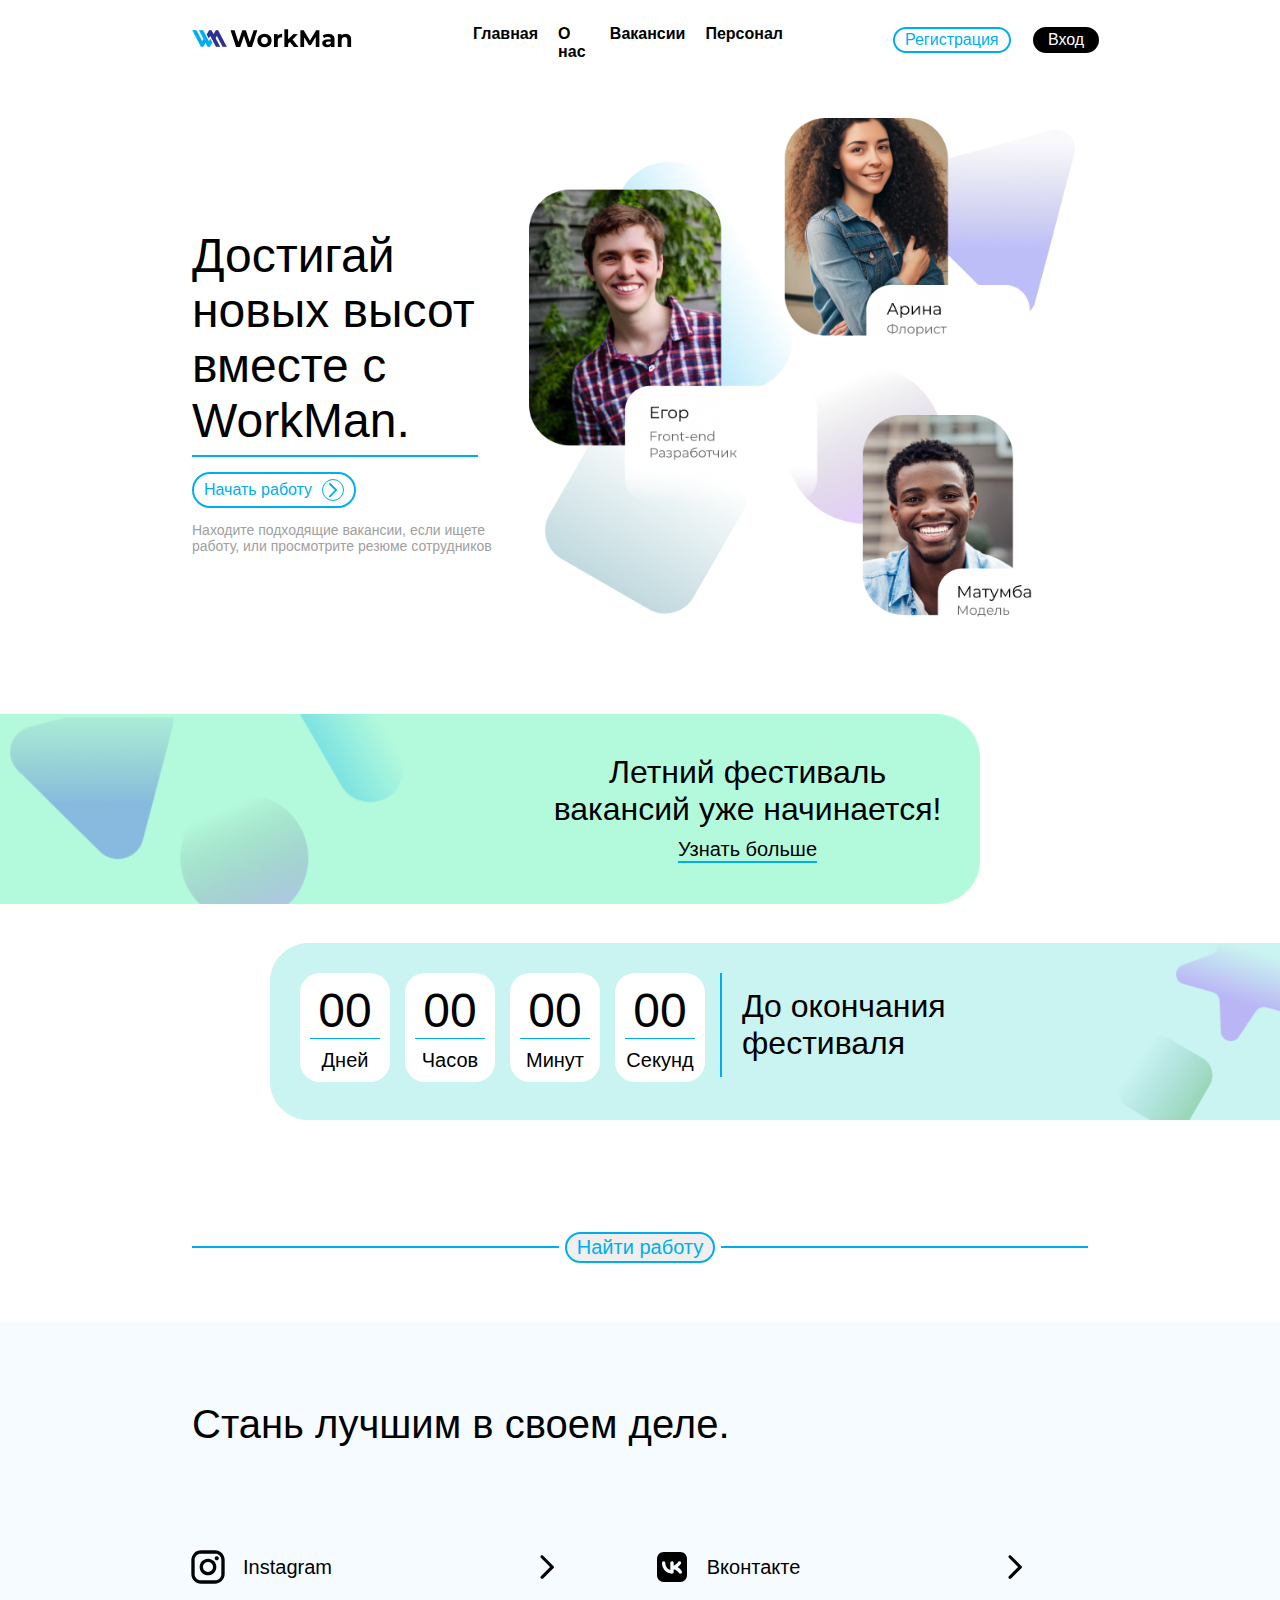
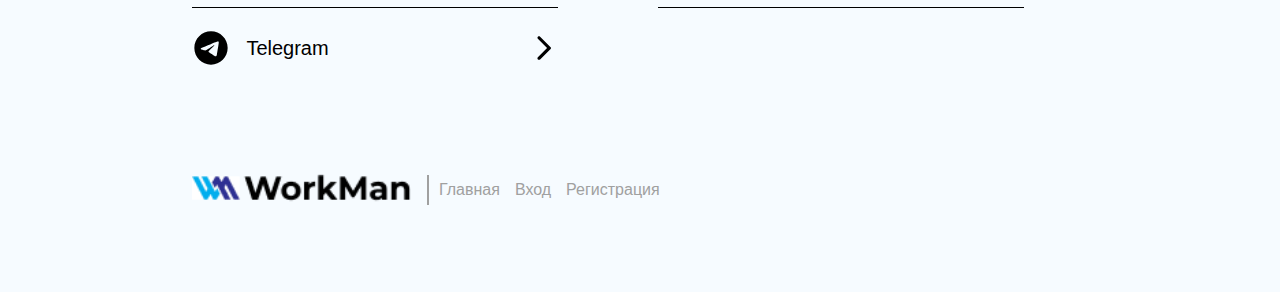
<file: index.html>
<!DOCTYPE html>
<html lang="en">
<head>
    <meta charset="UTF-8">
    <meta http-equiv="X-UA-Compatible" content="IE=edge">
    <meta name="viewport" content="width=device-width, initial-scale=1.0">
    <link rel="stylesheet" href="main.css">
    <title>WorkMan - Главная страница</title>
</head>
<body>
    <header class="horizontal-padding">
        <a href="./index.html">
            <img src="./images/Logo&Icons/Logo-header.png" alt="header-logo">
        </a>
        <div class="header__burger">
            <span></span>
        </div>
        <div class="header-navigation">

            <a href="./index.html">Главная</a>
            <a href="./about.html">О нас</a>
            <a href="./hire.html">Вакансии</a>
            <a href="#">Персонал</a>
    
        </div>
        <div class="header-sign_buttons">

            <div class="button-block">
                <div class="blue-button">
                    <a href="./signup.html">Регистрация</a>
                </div>
            </div>

            <div class="button-block">
                <div class="header-signin_button">
                    <a href="#" id="open_pop_up">Вход</a>
                </div>
            </div>

        </div>
        <div class="pop_up" id="pop_up">
            <div class="pop_up_content">
                <div class="pop_up_body" id="pop_up_body">
                    
                    <form class="general-form" action="">

                        <h4 class="pop-up-title">Авторизация</h4>

                        <div class="general-form_item">
                            <label class="general-label">
                                <span>E-mail</span>
                            </label>
                            <input class="general-form_input" type="email" placeholder="your@email.com">
                        </div>

                        <div class="general-form_item">
                            <label class="general-label">
                                <span>Пароль</span>
                            </label>
                            <input class="general-form_input" type="password" placeholder="Пароль">
                        </div>


                        <div class="blue-button_sidelines">
                            <div class="button-wrapper">
                                <button class="blue-button">Войти</button>
                            </div>
                        </div>
                        
                    </form>
                    <div class="pop_up_close" id="pop_up_close">&#10006</div>
                </div>
            </div>
        </div>

    </header>
    <main>
        <div class="home horizontal-padding">
            <div class="home-tagline">
                <h1>
                    Достигай новых высот вместе с WorkMan.
                </h1>
                <div class="tagline-border-bottom">
                </div>
                <div class="button-block">
                    <div class="home-button_animation">
                        <div class="blue-button">
                            <a href="#" class="home-button_link">Начать работу</a>
                            <a href="#" class="arrow-right_blue"><img src="./images/Logo&Icons/arrow-right_blue.png" alt=""></a>
                        </div>
                    </div>
                </div>
                <div class="home-tagline-description">
                    Находите подходящие вакансии, если ищете работу, или просмотрите резюме сотрудников
                </div>
            </div>
            <div class="home-promo">
                <img src="images/backgrounds/home-promo.png" alt="home-promo">
            </div>
        </div>

        <div class="promo">
            <div class="promo-left">
                <div class="promo-left_content">
                    <h4>
                        Летний фестиваль вакансий
                        уже начинается!
                    </h4>
                    <div class="promo-left_link">
                        <a href="#">
                            Узнать больше
                        </a>
                    </div>
                </div>
            </div>
            <div class="promo-right">
                <div class="promo-right_content">
                    <div class="promo-right_timer">
                        <div class="timer">
                            <div class="timer__block">
                                <span id="days">12</span>
                                <p>Дней</p>
                            </div>
                            <div class="timer__block">
                                <span id="hours">20</span>
                                <p>Часов</p>
                            </div>
                            <div class="timer__block">
                                <span id="minutes">56</span>
                                <p>Минут</p>
                            </div>
                            <div class="timer__block">
                                <span id="seconds">20</span>
                                <p>Секунд</p>
                            </div>
                        </div>
                    </div>
                    <h4>
                        До окончания
                        фестиваля
                    </h4>
                </div>
            </div>
        </div>

        <div class="join_promo-button horizontal-padding">
            <div class="blue-button_sidelines">
                <div class="button-wrapper">
                    <button class="blue-button">
                        <a href="">
                            Найти работу
                        </a>
                    </button>
                </div>
            </div>
        </div>
    </main>
    <footer>
        <div class="footer-content horizontal-padding">
            <h2>
                Стань лучшим в своем деле.
            </h2>
            <div class="footer-main">
                <div class="footer-main_block">
                    <a href="" class="footer-block_line">
                        <div class="footer-line_title">
                            <img src="images/Logo&Icons/inst_logo.svg" alt="inst_logo">
                            Instagram
                        </div>
                        <img src="images/Logo&Icons/arrow-right_black.svg" alt="arrow-right_black">
                    </a>
                    <div class="footer-block_border"></div>
                    <a href=""class="footer-block_line">
                        <div class="footer-line_title">
                            <img src="images/Logo&Icons/tg_logo.svg" alt="tg_logo">
                            Telegram
                        </div>
                        <img src="images/Logo&Icons/arrow-right_black.svg" alt="arrow-right_black">
                    </a>
                </div>
                <div class="footer-main_block">
                    <a href="" class="footer-block_line">
                        <div class="footer-line_title">
                            <img src="images/Logo&Icons/vk_logo.svg" alt="vk_logo">
                            Вконтакте
                        </div>
                        <img src="images/Logo&Icons/arrow-right_black.svg" alt="arrow-right_black">
                    </a>
                    <div class="footer-block_border"></div>
                </div>
            </div>
            <div class="footer-bottom">
                <a href="#">
                    <img src="images/Logo&Icons/Logo-header.png" alt="Logo">
                </a>
                <div class="footer-bottom_nav">
                    <a href="#">Главная</a>
                    <a href="#">Вход</a>
                    <a href="#">Регистрация</a>
                </div>
            </div>
        </div>
    </footer>
    <script src="https://code.jquery.com/jquery-3.4.1.slim.min.js"></script>
    <script src="main.js" defer></script>
</body>
</html>
</file>
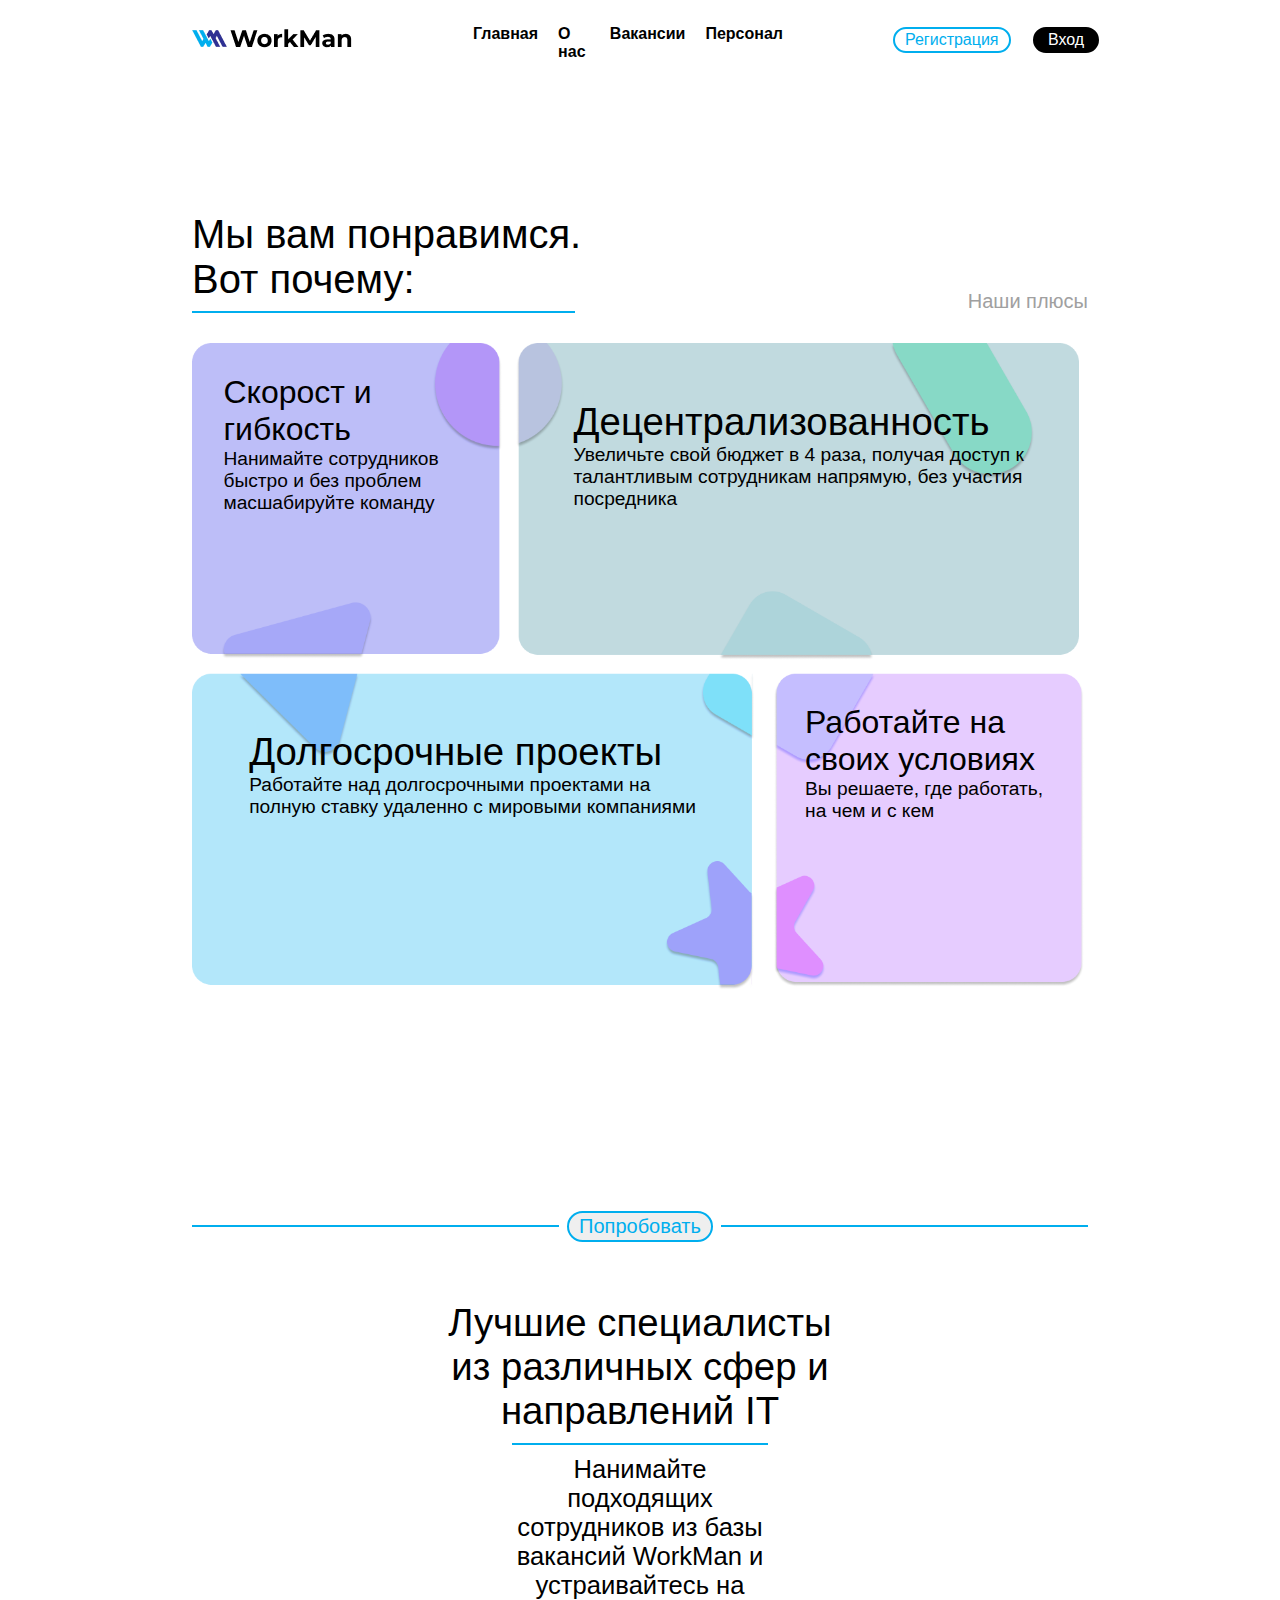
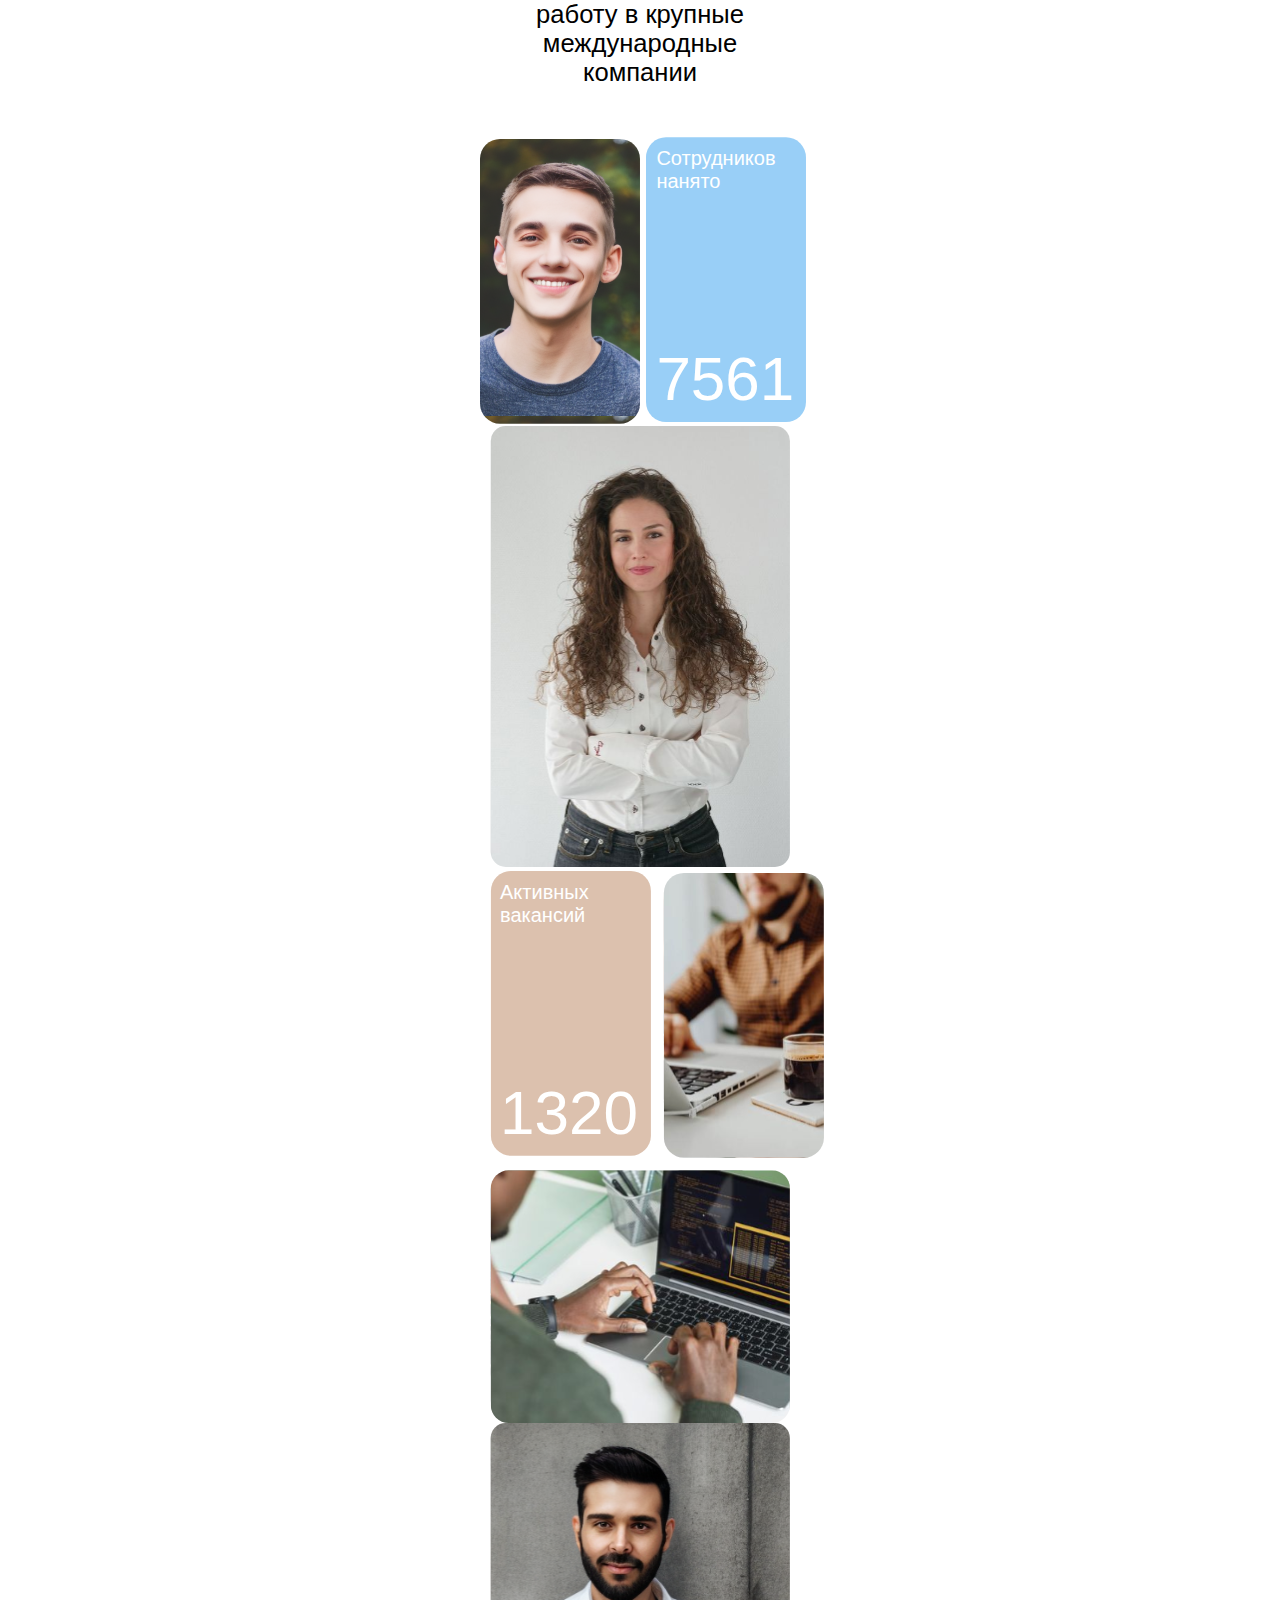
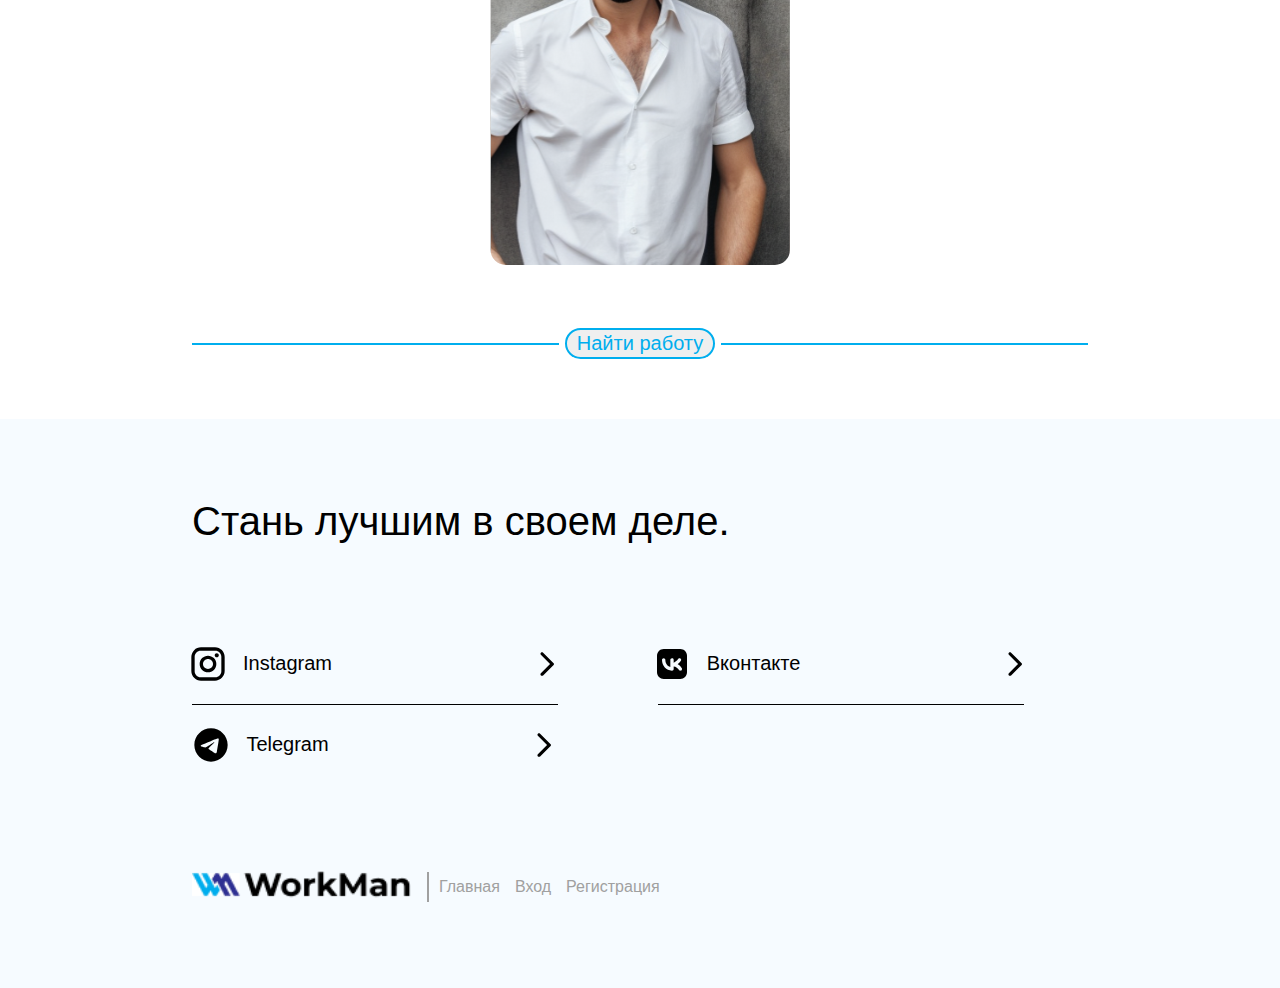
<file: about.html>
<!DOCTYPE html>
<html lang="en">
<head>
    <meta charset="UTF-8">
    <meta http-equiv="X-UA-Compatible" content="IE=edge">
    <meta name="viewport" content="width=device-width, initial-scale=1.0">
    <link rel="stylesheet" href="./main.css">
    <title>WorkMan - Главная страница</title>
</head>
<body>
    <header class="horizontal-padding">
        <a href="./index.html">
            <img src="./images/Logo&Icons/Logo-header.png" alt="header-logo">
        </a>
        <div class="header__burger">
            <span></span>
        </div>
        <div class="header-navigation">

            <a href="./index.html">Главная</a>
            <a href="./about.html">О нас</a>
            <a href="#">Вакансии</a>
            <a href="#">Персонал</a>
    
        </div>
        <div class="header-sign_buttons">

            <div class="button-block">
                <div class="blue-button">
                    <a href="./signup.html">Регистрация</a>
                </div>
            </div>

            <div class="button-block">
                <div class="header-signin_button">
                    <a href="#" id="open_pop_up">Вход</a>
                </div>
            </div>

        </div>
        <div class="pop_up" id="pop_up">
            <div class="pop_up_content">
                <div class="pop_up_body" id="pop_up_body">
                    
                    <form class="general-form" action="">

                        <h4 class="pop-up-title">Авторизация</h4>

                        <div class="general-form_item">
                            <label class="general-label">
                                <span>E-mail</span>
                            </label>
                            <input class="general-form_input" type="email" placeholder="your@email.com">
                        </div>

                        <div class="general-form_item">
                            <label class="general-label">
                                <span>Пароль</span>
                            </label>
                            <input class="general-form_input" type="password" placeholder="Пароль">
                        </div>


                        <div class="blue-button_sidelines">
                            <div class="button-wrapper">
                                <button class="blue-button">Войти</button>
                            </div>
                        </div>
                        
                    </form>
                    <div class="pop_up_close" id="pop_up_close">&#10006</div>
                </div>
            </div>
        </div>

    </header>
    <main>
        <div class="about horizontal-padding">
            <div class="about-title">
                <div class="about-title_main">
                    <h2>Мы вам понравимся. Вот почему:</h2>
                    <div class="tagline-border-bottom"></div>
                </div>
                <div class="about-title_child">
                    Наши плюсы
                </div>
            </div>
            <div class="about-content">
                <div class="about-content_line">
                    <div class="about-content_line-secondary">
                        <div class="about-content_line-secondary-content">
                            <h3>Скорост и гибкость</h3>
                            <p>
                                Нанимайте сотрудников быстро и без проблем масшабируйте команду
                            </p>
                        </div>
                    </div>
                    <div class="about-content_line-main">
                        <div class="about-content_line-main-content">
                            <h3>Децентрализованность</h3>
                            <p>
                                Увеличьте свой бюджет в 4 раза, получая доступ к талантливым сотрудникам напрямую, без участия посредника
                            </p>
                        </div>
                    </div>
                </div>
                <div class="about-content_line">
                    <div class="about-content_line-main main2">
                        <div class="about-content_line-main-content">
                            <h3>Долгосрочные проекты</h3>
                            <p>
                                Работайте над долгосрочными проектами на полную ставку удаленно с мировыми компаниями
                            </p>
                        </div>
                    </div>
                    <div class="about-content_line-secondary secondary2">
                        <div class="about-content_line-secondary-content">
                            <h3>Работайте на своих условиях</h3>
                            <p>
                                Вы решаете, где работать, на чем и с кем
                            </p>
                        </div>
                    </div>
                </div>
            </div>
        </div>
        <div class="join_promo-button horizontal-padding">
            <div class="blue-button_sidelines">
                <div class="button-wrapper">
                    <button class="blue-button">
                        <a href="">
                            Попробовать
                        </a>
                    </button>
                </div>
            </div>
        </div>
        <div class="info horizontal-padding">
            <div class="info-title">
                <h1>
                    Лучшие специалисты из различных сфер и направлений IT
                </h1>
                <p>
                    Нанимайте подходящих сотрудников из базы вакансий WorkMan и устраивайтесь на работу в крупные международные компании
                </p>
            </div>
            <div class="info-main">
                <div class="info-block1">
                    <img src="./images/backgrounds/info1.svg" alt="">
                    <div class="info-block_numbers">
                        <div class="info-block_numbers_absolute">
                            <p>
                                Сотрудников
                                нанято
                            </p>
                            <h1 id="info-numbers">7561</h1>
                        </div>
                        <img src="./images/backgrounds/info2.svg" alt="">
                    </div>
                </div>
                <div class="info-block-big">
                    <img src="./images/backgrounds/info3.svg" alt="">
                </div>
                <div class="info-block2">
                    <div class="info-block2_top">
                        <div class="info-block_numbers">
                            <div class="info-block_numbers_absolute">
                                <p>
                                    Активных
                                    вакансий
                                </p>
                                <h1 id="info-numbers">1320</h1>
                            </div>
                            <img src="./images/backgrounds/info4.svg" alt="">
                        </div>
                        <img src="./images/backgrounds/info5.svg" alt="">
                    </div>
                    <img src="./images/backgrounds/info6.svg" alt="">
                </div>
                <div class="info-block-big">
                    <img src="./images/backgrounds/info7.svg" alt="">
                </div>
            </div>
        </div>
        <div class="join_promo-button horizontal-padding">
            <div class="blue-button_sidelines">
                <div class="button-wrapper">
                    <button class="blue-button">
                        <a href="">
                            Найти работу
                        </a>
                    </button>
                </div>
            </div>
        </div>
    </main>
    <footer>
        <div class="footer-content horizontal-padding">
            <h2>
                Стань лучшим в своем деле.
            </h2>
            <div class="footer-main">
                <div class="footer-main_block">
                    <a href="" class="footer-block_line">
                        <div class="footer-line_title">
                            <img src="images/Logo&Icons/inst_logo.svg" alt="inst_logo">
                            Instagram
                        </div>
                        <img src="images/Logo&Icons/arrow-right_black.svg" alt="arrow-right_black">
                    </a>
                    <div class="footer-block_border"></div>
                    <a href=""class="footer-block_line">
                        <div class="footer-line_title">
                            <img src="images/Logo&Icons/tg_logo.svg" alt="tg_logo">
                            Telegram
                        </div>
                        <img src="images/Logo&Icons/arrow-right_black.svg" alt="arrow-right_black">
                    </a>
                </div>
                <div class="footer-main_block">
                    <a href="" class="footer-block_line">
                        <div class="footer-line_title">
                            <img src="images/Logo&Icons/vk_logo.svg" alt="vk_logo">
                            Вконтакте
                        </div>
                        <img src="images/Logo&Icons/arrow-right_black.svg" alt="arrow-right_black">
                    </a>
                    <div class="footer-block_border"></div>
                </div>
            </div>
            <div class="footer-bottom">
                <a href="#">
                    <img src="images/Logo&Icons/Logo-header.png" alt="Logo">
                </a>
                <div class="footer-bottom_nav">
                    <a href="#">Главная</a>
                    <a href="#">Вход</a>
                    <a href="#">Регистрация</a>
                </div>
            </div>
        </div>
    </footer>
    <script src="https://code.jquery.com/jquery-3.4.1.slim.min.js"></script>
    <script src="./main.js" defer></script>
</body>
</html>
</file>
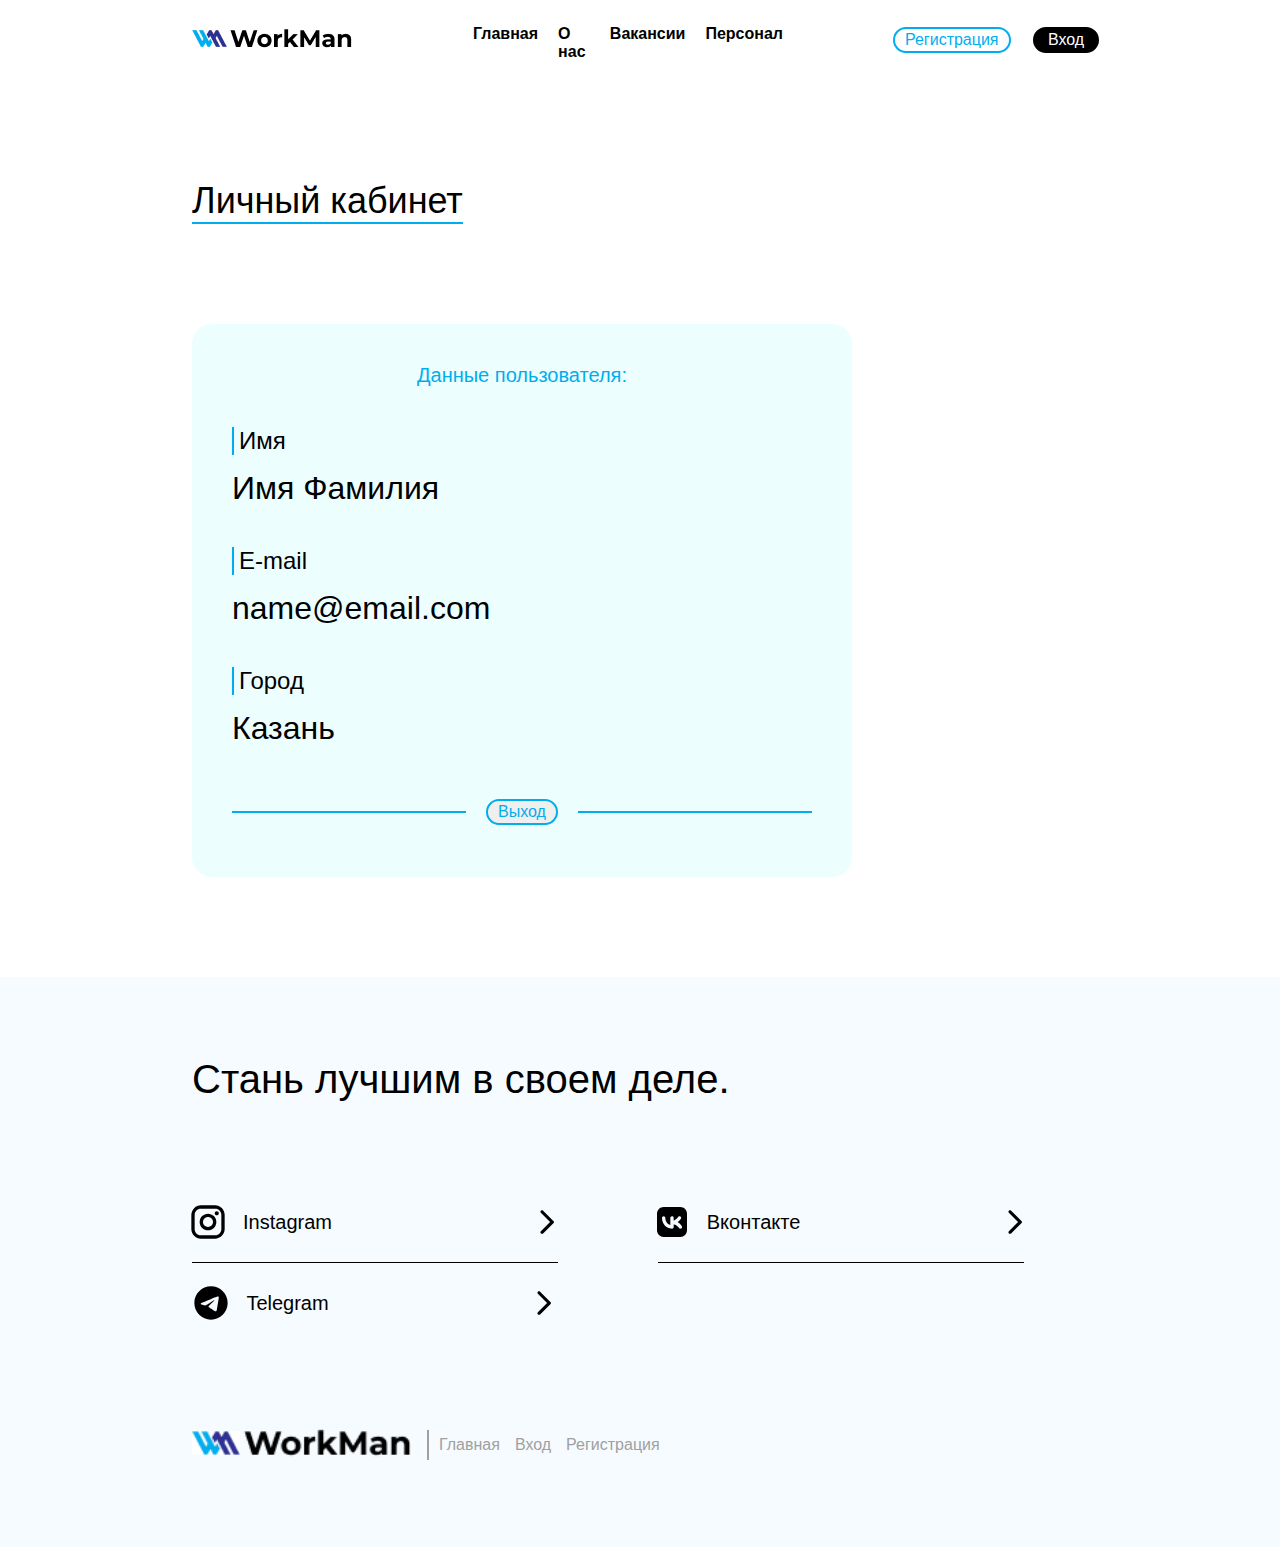
<file: profile.html>
<!DOCTYPE html>
<html lang="en">
<head>
    <meta charset="UTF-8">
    <meta http-equiv="X-UA-Compatible" content="IE=edge">
    <meta name="viewport" content="width=device-width, initial-scale=1.0">
    <link rel="stylesheet" href="./main.css">
    <title>WorkMan - Главная страница</title>
</head>
<body>
    <header class="horizontal-padding">
        <a href="./index.html">
            <img src="./images/Logo&Icons/Logo-header.png" alt="header-logo">
        </a>
        <div class="header__burger">
            <span></span>
        </div>
        <div class="header-navigation">

            <a href="./index.html">Главная</a>
            <a href="./about.html">О нас</a>
            <a href="./hire.html">Вакансии</a>
            <a href="#">Персонал</a>
    
        </div>
        <div class="header-sign_buttons">

            <div class="button-block">
                <div class="blue-button">
                    <a href="./signup.html">Регистрация</a>
                </div>
            </div>

            <div class="button-block">
                <div class="header-signin_button">
                    <a href="#" id="open_pop_up">Вход</a>
                </div>
            </div>

        </div>
        <div class="pop_up" id="pop_up">
            <div class="pop_up_content">
                <div class="pop_up_body" id="pop_up_body">
                    
                    <form class="general-form" action="">

                        <h4 class="pop-up-title">Авторизация</h4>

                        <div class="general-form_item">
                            <label class="general-label">
                                <span>E-mail</span>
                            </label>
                            <input class="general-form_input" type="email" placeholder="your@email.com">
                        </div>

                        <div class="general-form_item">
                            <label class="general-label">
                                <span>Пароль</span>
                            </label>
                            <input class="general-form_input" type="password" placeholder="Пароль">
                        </div>


                        <div class="blue-button_sidelines">
                            <div class="button-wrapper">
                                <button class="blue-button">Войти</button>
                            </div>
                        </div>
                        
                    </form>
                    <div class="pop_up_close" id="pop_up_close">&#10006</div>
                </div>
            </div>
        </div>

    </header>
    <main>
        <div class="profile horizontal-padding">
            <div class="profile__title">
                <h3>
                    Личный кабинет
                </h3>
            </div>
            <div class="profile__block">
                <div class="profile__block__title">
                    Данные пользователя:
                </div>
                <div class="profile__block__section">
                    <p>
                        Имя
                    </p>
                    <h4>
                        Имя Фамилия
                    </h4>
                </div>
                <div class="profile__block__section">
                    <p>
                        E-mail
                    </p>
                    <h4>
                        name@email.com
                    </h4>
                </div>
                <div class="profile__block__section">
                    <p>
                        Город
                    </p>
                    <h4>
                        Казань
                    </h4>
                </div>
                <div class="profile__block__exit-button">
                    <div class="blue-button_sidelines">
                        <div class="button-wrapper">
                            <button class="blue-button">Выход</button>
                        </div>
                    </div>
                </div>
            </div>
        </div>
    </main>
    <footer>
        <div class="footer-content horizontal-padding">
            <h2>
                Стань лучшим в своем деле.
            </h2>
            <div class="footer-main">
                <div class="footer-main_block">
                    <a href="" class="footer-block_line">
                        <div class="footer-line_title">
                            <img src="images/Logo&Icons/inst_logo.svg" alt="inst_logo">
                            Instagram
                        </div>
                        <img src="images/Logo&Icons/arrow-right_black.svg" alt="arrow-right_black">
                    </a>
                    <div class="footer-block_border"></div>
                    <a href=""class="footer-block_line">
                        <div class="footer-line_title">
                            <img src="images/Logo&Icons/tg_logo.svg" alt="tg_logo">
                            Telegram
                        </div>
                        <img src="images/Logo&Icons/arrow-right_black.svg" alt="arrow-right_black">
                    </a>
                </div>
                <div class="footer-main_block">
                    <a href="" class="footer-block_line">
                        <div class="footer-line_title">
                            <img src="images/Logo&Icons/vk_logo.svg" alt="vk_logo">
                            Вконтакте
                        </div>
                        <img src="images/Logo&Icons/arrow-right_black.svg" alt="arrow-right_black">
                    </a>
                    <div class="footer-block_border"></div>
                </div>
            </div>
            <div class="footer-bottom">
                <a href="#">
                    <img src="images/Logo&Icons/Logo-header.png" alt="Logo">
                </a>
                <div class="footer-bottom_nav">
                    <a href="#">Главная</a>
                    <a href="#">Вход</a>
                    <a href="#">Регистрация</a>
                </div>
            </div>
        </div>
    </footer>
    <script src="https://code.jquery.com/jquery-3.4.1.slim.min.js"></script>
    <script src="./profile.js" defer></script>
</body>
</html>
</file>
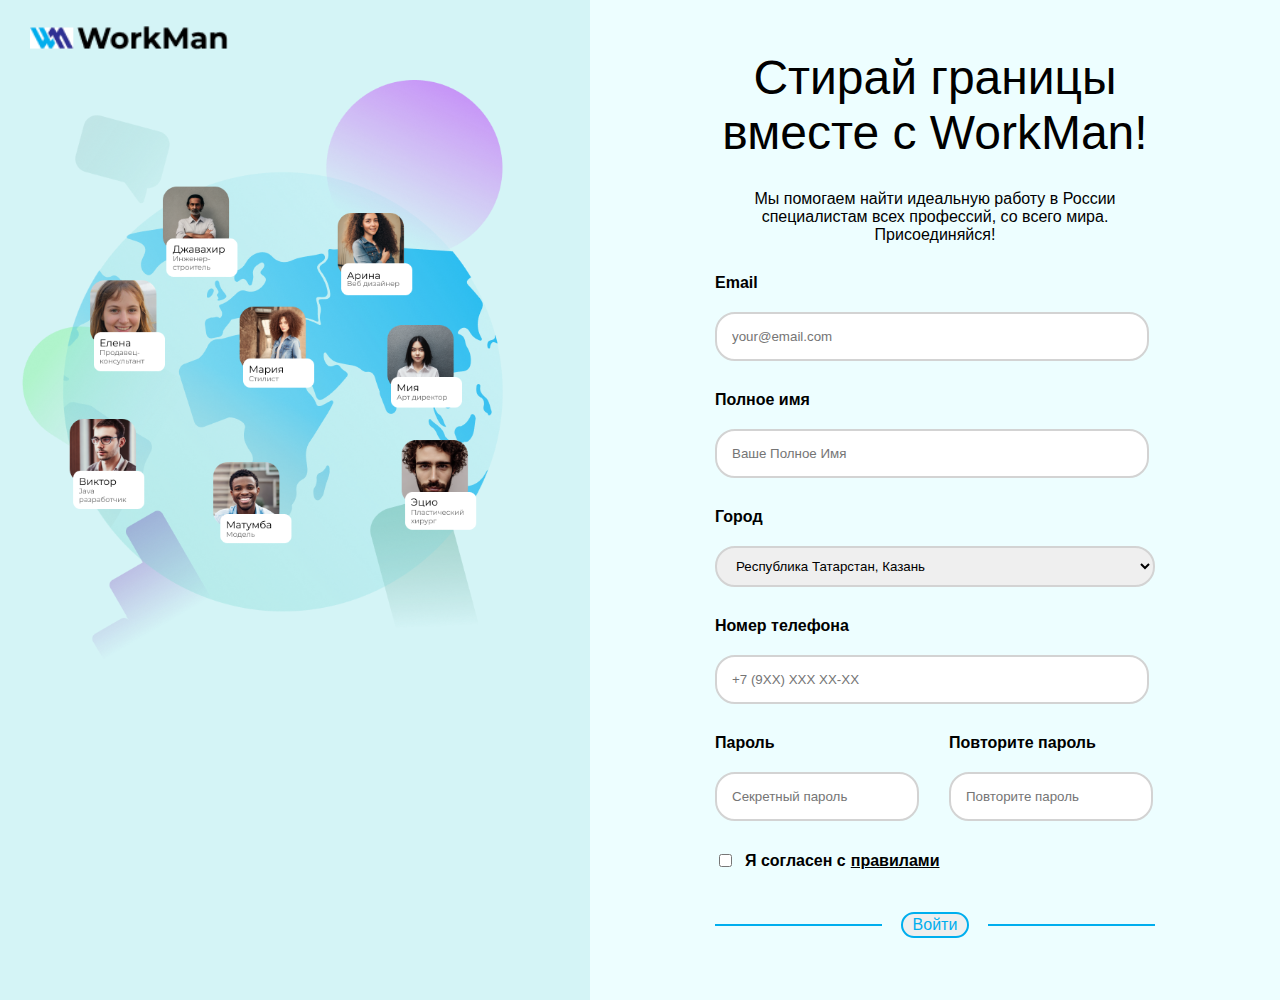
<file: signup.html>
<!DOCTYPE html>
<html lang="en">
<head>
    <meta charset="UTF-8">
    <meta http-equiv="X-UA-Compatible" content="IE=edge">
    <meta name="viewport" content="width=device-width, initial-scale=1.0">
    <link rel="stylesheet" href="./main.css">
    <title>WorkMan - Главная страница</title>
</head>
<body>
    <div class="signup">
        <div class="signup__decoration">
            <header class="signup-header">
                <a href="./index.html">
                    <img src="./images/Logo&Icons/Logo-header.png" alt="header-logo">
                </a>
            </header>
            <img src="./images/backgrounds/signup_planet-bg.png" alt="">
        </div>
        <div class="signup__block">
            <div class="signup__block__title">
                <h1>Стирай границы<br>вместе с WorkMan!</h1>
                <p>Мы помогаем найти идеальную работу в России<br>специалистам всех профессий, со всего мира.<br>Присоединяйся!</p>
            </div>
            <form action="" class="signup__block__form">
                <div class="signup__block__form__section">
                    <label for="">Email</label>
                    <input type="email" placeholder="your@email.com">
                </div>
                <div class="signup__block__form__section">
                    <label for="">Полное имя</label>
                    <input type="text" placeholder="Ваше Полное Имя">
                </div>
                <div class="signup__block__form__section">
                    <label for="">Город</label>
                    <select name="" id="">
                        <option value="" disabled>Выбирите город</option>
                        <option value="Казань">Республика Татарстан, Казань</option>
                        <option value="Москва">Москва</option>
                        <option value="Санкт-Петербург">Санкт-Петербург</option>
                        <option value="Набережные Челны">Республика Татарстан, Набережные Челны</option>
                        <option value="Новосибирск">Новосибирская область, Новосибирск</option>
                        <option value="Екатеринбург">Свердловская область, Екатеринбург</option>
                        <option value="Нижний Новгород">Нижегородская область, Нижний Новгород</option>
                        <option value="Челябинск">Челябинская область, Челябинск</option>
                    </select>
                </div>
                <div class="signup__block__form__section">
                    <label for="">Номер телефона</label>
                    <input type="number" placeholder="+7 (9XX) XXX XX-XX">
                </div>
                <div class="signup__block__form__pass">
                    <div class="signup__block__form__section">
                        <label for="">Пароль</label>
                        <input type="password" placeholder="Секретный пароль">
                    </div>
                    <div class="signup__block__form__section">
                        <label for="">Повторите пароль</label>
                        <input type="password" placeholder="Повторите пароль">
                    </div>
                </div>
                <div class="signup__block__form__checkbox">
                    <input type="checkbox" name="" id="">
                    <p>Я согласен с </p>
                    <a href="#">правилами</a>
                </div>
                <div class="signup__block__form__button">
                    <div class="blue-button_sidelines">
                        <div class="button-wrapper">
                            <button class="blue-button">
                                <a href="./profile.html">Войти</a>
                            </button>
                        </div>
                    </div>
                </div>
            </form>
        </div>
    </div>
    <script src="./signup.js" defer></script>
</body>
</html>
</file>
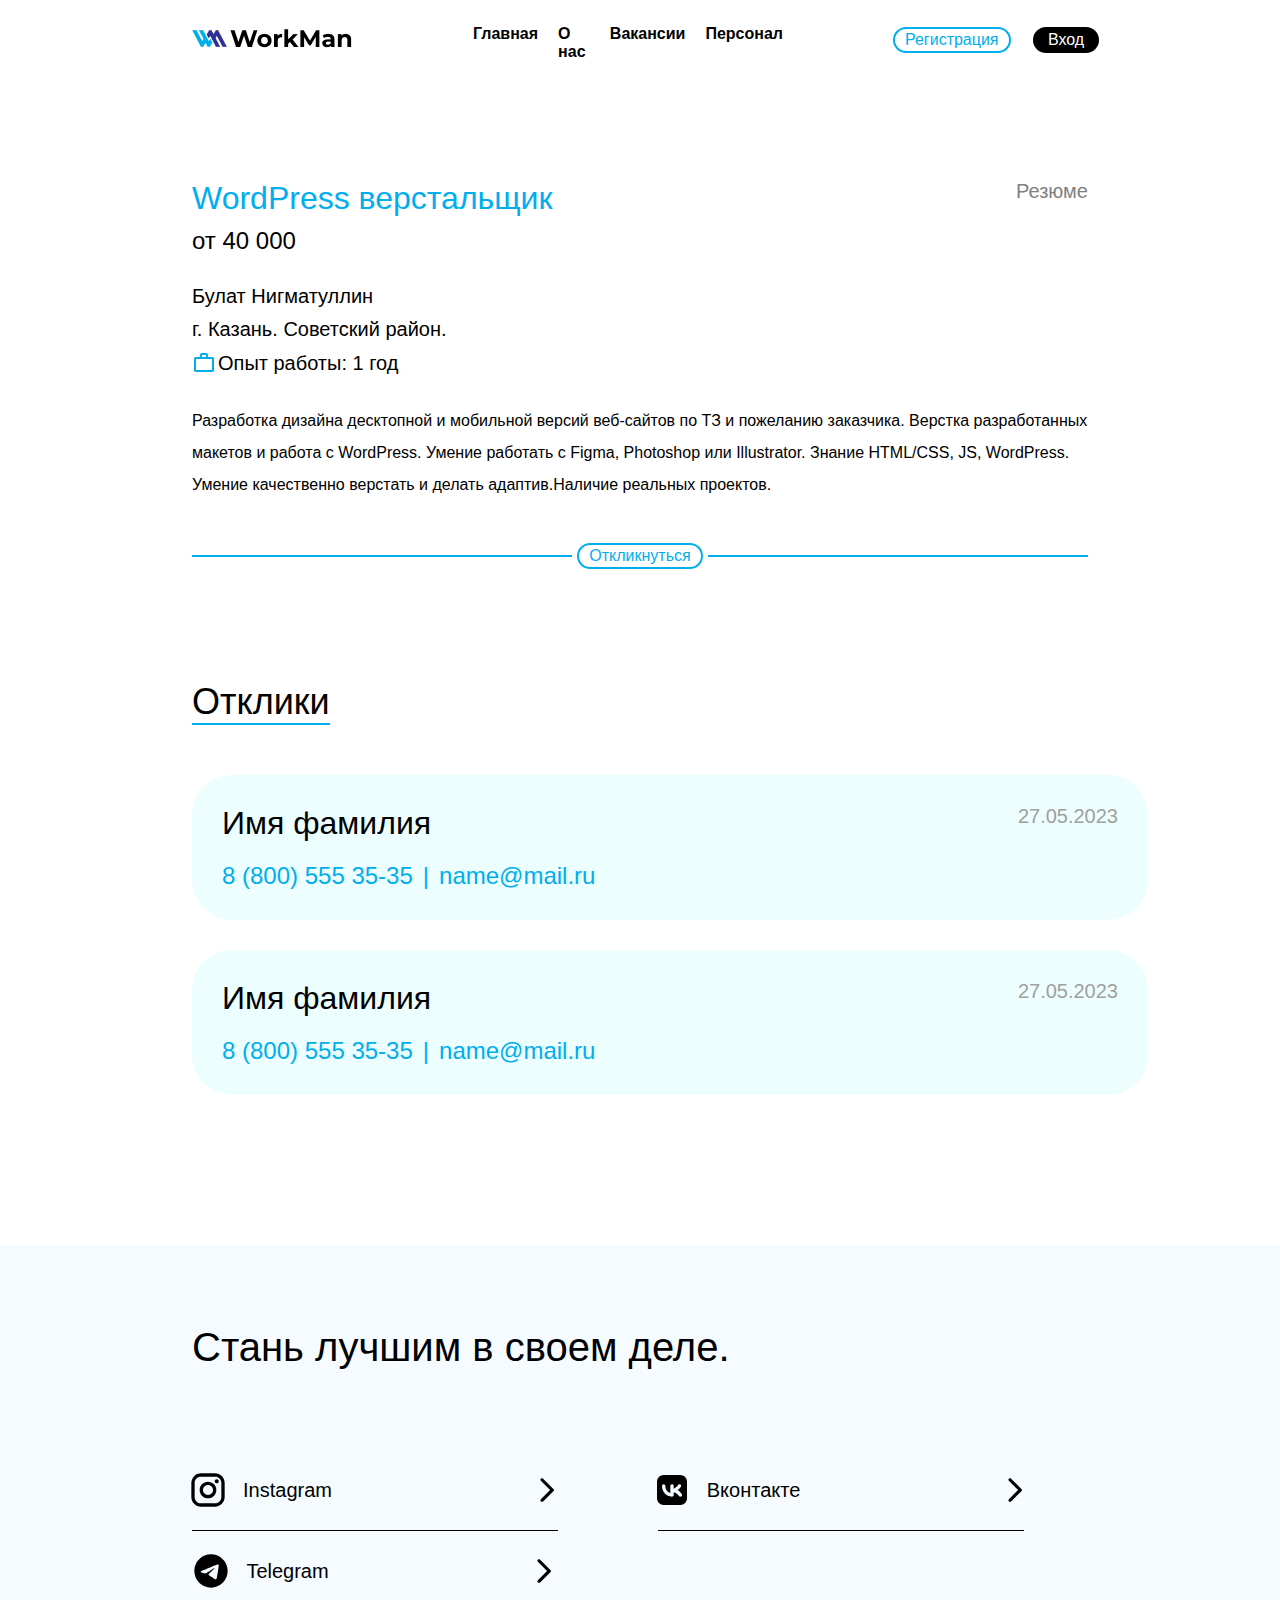
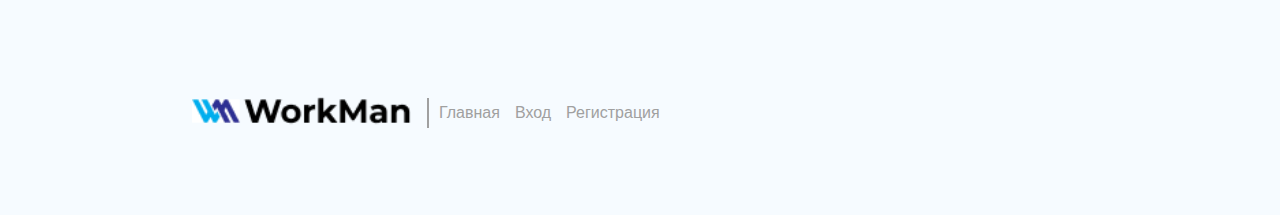
<file: vacancy.html>
<!DOCTYPE html>
<html lang="en">
<head>
    <meta charset="UTF-8">
    <meta http-equiv="X-UA-Compatible" content="IE=edge">
    <meta name="viewport" content="width=device-width, initial-scale=1.0">
    <link rel="stylesheet" href="./main.css">
    <title>WorkMan - Главная страница</title>
</head>
<body>
    <header class="horizontal-padding">
        <a href="./index.html">
            <img src="./images/Logo&Icons/Logo-header.png" alt="header-logo">
        </a>
        <div class="header__burger">
            <span></span>
        </div>
        <div class="header-navigation">

            <a href="./index.html">Главная</a>
            <a href="./about.html">О нас</a>
            <a href="#">Вакансии</a>
            <a href="#">Персонал</a>
    
        </div>
        <div class="header-sign_buttons">

            <div class="button-block">
                <div class="blue-button">
                    <a href="./signup.html">Регистрация</a>
                </div>
            </div>

            <div class="button-block">
                <div class="header-signin_button">
                    <a href="#" id="open_pop_up">Вход</a>
                </div>
            </div>

        </div>
        <div class="pop_up" id="pop_up">
            <div class="pop_up_content">
                <div class="pop_up_body" id="pop_up_body">
                    
                    <form class="general-form" action="">

                        <h4 class="pop-up-title">Авторизация</h4>

                        <div class="general-form_item">
                            <label class="general-label">
                                <span>E-mail</span>
                            </label>
                            <input class="general-form_input" type="email" placeholder="your@email.com">
                        </div>

                        <div class="general-form_item">
                            <label class="general-label">
                                <span>Пароль</span>
                            </label>
                            <input class="general-form_input" type="password" placeholder="Пароль">
                        </div>


                        <div class="blue-button_sidelines">
                            <div class="button-wrapper">
                                <button class="blue-button">Войти</button>
                            </div>
                        </div>
                        
                    </form>
                    <div class="pop_up_close" id="pop_up_close">&#10006</div>
                </div>
            </div>
        </div>

    </header>
    <main>
        <div class="vacancy horizontal-padding ">
            <div class="vacancy__block vacancy_page-block">
                <div class="vacancy__block__head">
                    <div class="vacancy__block__head__title">
                        <a href="#">
                            WordPress верстальщик
                        </a>
                        <p>
                            Резюме
                        </p>
                    </div>
                    <div class="vacancy__block__head__price">
                       от 40 000
                    </div>
                </div>
                <div class="vacancy__block__info">
                    <p>Булат Нигматуллин</p>
                    <p>г. Казань. Советский район.</p>
                    <p>
                        <img src="./images/Logo&Icons/case_icon.png" alt="case_icon">
                        Опыт работы: 1 год
                    </p>
                </div>
                <div class="vacancy__block__text">
                    Разработка дизайна десктопной и мобильной версий веб-сайтов по ТЗ и пожеланию заказчика. Верстка разработанных макетов и работа с 
                    WordPress.
                    Умение работать с Figma, Photoshop или Illustrator. Знание HTML/CSS, JS, WordPress. Умение качественно верстать и делать адаптив.Наличие
                    реальных проектов. 
                </div>
                <div class="vacancy__block__button">
                    <div class="vacancy__blue-button_sidelines">
                        <div class="button-wrapper">
                            <button class="blue-button vacancy__blue-button_bg">
                                <a href="">
                                    Откликнуться
                                </a>
                            </button>
                        </div>
                    </div>
                </div>
            </div>
        </div>
        <div class="responses horizontal-padding">
            <div class="responses__head">
                <h3>Отклики</h3>
            </div>
            <div class="responses__content">
                <div class="response__block">
                    <div class="response__block-title">
                        <h4>Имя фамилия</h4>
                        27.05.2023
                    </div>
                    <div class="response__block-info">
                        <p>8 (800) 555 35-35</p>
                        <p>|</p>
                        <p>name@mail.ru</p>
                    </div>
                </div>
                <div class="response__block">
                    <div class="response__block-title">
                        <h4>Имя фамилия</h4>
                        27.05.2023
                    </div>
                    <div class="response__block-info">
                        <p>8 (800) 555 35-35</p>
                        <p>|</p>
                        <p>name@mail.ru</p>
                    </div>
                </div>
            </div>
        </div>               
    </main>
    <footer>
        <div class="footer-content horizontal-padding">
            <h2>
                Стань лучшим в своем деле.
            </h2>
            <div class="footer-main">
                <div class="footer-main_block">
                    <a href="" class="footer-block_line">
                        <div class="footer-line_title">
                            <img src="images/Logo&Icons/inst_logo.svg" alt="inst_logo">
                            Instagram
                        </div>
                        <img src="images/Logo&Icons/arrow-right_black.svg" alt="arrow-right_black">
                    </a>
                    <div class="footer-block_border"></div>
                    <a href=""class="footer-block_line">
                        <div class="footer-line_title">
                            <img src="images/Logo&Icons/tg_logo.svg" alt="tg_logo">
                            Telegram
                        </div>
                        <img src="images/Logo&Icons/arrow-right_black.svg" alt="arrow-right_black">
                    </a>
                </div>
                <div class="footer-main_block">
                    <a href="" class="footer-block_line">
                        <div class="footer-line_title">
                            <img src="images/Logo&Icons/vk_logo.svg" alt="vk_logo">
                            Вконтакте
                        </div>
                        <img src="images/Logo&Icons/arrow-right_black.svg" alt="arrow-right_black">
                    </a>
                    <div class="footer-block_border"></div>
                </div>
            </div>
            <div class="footer-bottom">
                <a href="#">
                    <img src="images/Logo&Icons/Logo-header.png" alt="Logo">
                </a>
                <div class="footer-bottom_nav">
                    <a href="#">Главная</a>
                    <a href="#">Вход</a>
                    <a href="#">Регистрация</a>
                </div>
            </div>
        </div>
    </footer>
    <script src="https://code.jquery.com/jquery-3.4.1.slim.min.js"></script>
    <script src="./profile.js" defer></script>
</body>
</html>
</file>
<file: main.css>
@font-face {
    font-family: 'MontserratRegular', sans-serif; 
    src: url("assets\Montserrat-Regular.ttf") format("truetype"); 
    font-style: normal; 
    font-weight: normal;
}
/* Общие стили */
html{
    scroll-behavior: smooth;
}body, div, span, h1, h2, h3, h4, h5, h6, p,  a, img, ol, ul, li, form, footer, header, nav { 
    margin: 0; 
    padding: 0; 
    border: 0; 
    vertical-align: baseline;
    font-family: 'Montserrat Alternates', sans-serif;
}body {
    display: flex;
    flex-direction: column;
    justify-content: center;
    font-family: 'MontserratRegular', sans-serif;
}.wrapper {
    display: flex;
    flex-direction: column;
    justify-content: center;
}a {
    color: black;
    text-decoration: none;
}h1 {
    margin: 0rem;
    font-weight: 500; 
    font-size: 3rem; 
} /* 48 */
h2 {
    margin: 0rem;
    font-weight: 500; 
    font-size: 2.5rem; 
} /* 40 */
h3 {
    margin: 0rem;
    font-size: 2.25rem;
    font-weight: 500; 
} /* 36 */
h4 {
    margin: 0rem;
    font-size: 2rem;
    font-weight: 500; 
} /* 32 */
.horizontal-padding {
    padding: 0px 15%;
}.blue-button {
    align-items: center;
    font-size: 16px;
    gap: .625rem;
    color: #00AEEE;
    display: flex;
    cursor: pointer;
    margin: .625rem 0px;
    display: flex;
    align-items: center;
    justify-content: center;
    border: #00AEEE .125rem solid;
    border-radius: 1.25rem;
    padding: 2px 10px;
    transition: background-color 0.5s ease, color 0.5s ease, transform 0.3s ease, padding 0.5s ease;
}.blue-button a {
    color: #00AEEE;
}.blue-button:hover {
    color: white;
    padding: .3125rem 1.125rem;
    background-color: #00AEEE;
    transform: translate(-0.125rem, -0.125rem);
}.blue-button:hover a {
    color: white;
}.blue-button:hover  {
    color: white;
}.blue-button:hover .arrow-right_blue {
    background-color: #fff;
    border: 2px #FFF solid;
}.blue-button_sidelines{
    position: relative;
    display: flex;
    justify-content: center;
    align-items:center;
    height: 50px;
    width: 100%;
}.blue-button_sidelines .button-wrapper {
    display: flex;
    justify-content: center;
    width: 120px;
}.blue-button_sidelines:before, .blue-button_sidelines:after {
    content: "";
    position: relative;
    display: inline-block;
    width: 32%;
    height: 2px;
    vertical-align: middle;
    background: #00AEEE;
    background-clip: content-box;
}.general-form {
    display: flex;
    flex-direction: column;
    align-items: center;
    gap: 30px;
    padding: 50px 60px;
}.general-form_item {
    display: flex;
    flex-direction: column;
    width: 100%;
    gap: 1.25rem;

}.general-form_input {
    padding: .625rem 1.25rem;
    font-size: 14;
    background: #FFFFFF;
    border: 1px solid #D3D3D3;
    border-radius: .9375rem;
    outline: none;
    caret-color: #00AEEE;
}.general-form_input::-webkit-input-placeholder {
    color: #d4d4d4; 
}.general-label {
    display: flex;
    font-size: 18px;
}

/* Хеддер */
header {
    display: flex;
    gap: 120px;
    font-size: 1rem;
    justify-content: space-between;
    align-items: center;
    height: 5rem;
}.header-logo {
    display: flex;
    height: 1.875rem;
    width: 10rem;
}.header__burger{
    display: none;
}.header-navigation {
    display: flex;
    padding-top: 10px;
    min-width: 310px;
    justify-content: space-between;
    gap: 1.25rem;
    font-weight: bold;
}.header-navigation a {
    position: relative;
    padding-bottom: 5px;
    color: #000; 
    text-decoration: none;
}.header-navigation a::before {
    content: "";
    position: absolute;
    left: 0;
    bottom: 0;
    height: .125rem;
    width: 0;
    background-color: #00AEEE;
    transition: width 0.3s;
}.header-navigation a:hover::before {
    width: 100%;
}.header-navigation__logo{
    display: none;
}.header-sign_buttons {
    display: flex;
    width: 250px;
    gap: 10px;
    align-items: center;
    justify-content: center;
}.button-block{
    display: flex;
    align-items: center;
    min-height: 65px;
    min-width: 130px;
}.header-signin_button {
    cursor: pointer;
    color: white;
    display: flex;
    align-items: center;
    justify-content: center;
    border: black .125rem solid;
    background-color: black;
    border-radius: 1.25rem;
    padding: 2px .8125rem;
    transition: background-color 0.5s ease, color 0.5s ease, transform 0.3s ease, padding 0.5s ease;;
}.header-signin_button a{
    color: #fff;
}.header-signin_button:hover a{
    color: black;
}.header-signin_button:hover {
    padding: .3125rem 1.125rem;
    background-color: white;
    color: black;
    transform: translate(-0.125rem, -0.125rem);
}

/* Модальное окно авторизации */
.pop_up {
    width: 100%;
    height: 100%;
    position: fixed;
    left: 0;
    top: 0;
    background-color: transparent;
    z-index: 5;
    transform: translateY(-44.5%) scale(0);
    transition: .4s ease-in-out;
}.pop_up.active{
   transform: translateY(0%) scale(100%);
   background-color: rgba(40, 51, 67, 0.5)
}.pop_up_content{
    display: flex;
    width: 100%;
    height: 100%;
}.pop-up-title {
    padding: 10px 0px;
}.pop_up_body {
    margin: auto;
    width: 400px;
    background-color: #EDFEFF ;
    border-radius: 1.25rem;
    text-align: center;
    position: relative;
}.pop_up_body p{
    font-size: 24px;
    font-weight: 600;
    color: black;
    margin-bottom: 40px;
}.pop_up_close{
    position: absolute;
    top: 20px;
    right: 20px;
    font-size: 21px;
    cursor: pointer;
    color: black;
	-webkit-touch-callout: none;
	-webkit-user-select: none;
	-khtml-user-select: none;
	-moz-user-select: none;
	-ms-user-select: none;
	user-select: none;
}.pop_up_close:hover{
    color: #00AEEE;
}  
@media (max-width: 1136px) {
    /* Шапка */
    .horizontal-padding {
        width: 100%;
        padding: 0px 0px;
    }header {
        justify-content: space-around;
      gap: 20px;
    }.header__burger{
        right: 41%;
        position: sticky;
        display: block;
        position: relative;
        width: 30px;
        height: 20px;
        z-index: 3;
    }.header__burger span{
        position: absolute;
        background-color: black;
        position: absolute;
        left: 0;
        width: 100%;
        height: 2px;
        top: 9px;
        transition: all 0.3s ease 0s;
    }.header__burger::before,.header__burger::after{
        content: '';
        background-color: black;
        position: absolute;
        width: 100%;
        height: 2px;
        left: 0;
        transition: all 0.3s ease 0s;
    }.header__burger::before{
        top: 0;
    }.header__burger:after{
        bottom: 0;
    }.header__burger.active span{
        transform: scale(0);
   }.header__burger.active:before{
         transform: rotate(45deg);
         top: 9px;
    }.header__burger.active:after{
        transform: rotate(-45deg);
        bottom: 9px;
   }.header-navigation{
        display: flex;
        flex-direction: column;
        justify-content:flex-start;
        position: fixed;
        top: -120%;
        gap: 30px;
        left: 0;
        width: 100%;
        height: 100%;
        background-color: #D4F4F6;
        z-index: 1;
        padding: 80px 0px 0px 30px;
        transition: all 0.3s ease 0s;
        font-size: 20px;
    }.header-navigation.active{
        top: 0;
    }
    /* блок промо */
    
}
  
@media (max-width: 768px) {
    header {
        max-width: 49.0625rem;
        height: auto;
    }    .horizontal-padding {
        justify-content: center;
        width: 100%;
    }    .header__burger {
        position: fixed;
        right: 93%;
    }
  
}   
@media (max-width: 550px) {
    .header__burger {
        position: fixed;
        right: 90%;
        top: .9375rem;
    }    header {
        flex-direction: column;
    }    .button-block {
        width: 200px;
    }    .header-sign_buttons {
        font-size: 20px;
    }    .general-form {
        padding: 20px;
    }
}  

/* Главная. Домашная страница */
.home {
    display: flex;
    align-items: center;
    justify-content: space-between;
    padding-top: 3%;
}.home-tagline {
    width: 410px;
}.tagline-border-bottom {
    padding-top: 2%;
    border-bottom: .125rem #00AEEE solid;
    max-width: 85%;
}.arrow-right_blue {
    transition: transform 0.5s ease;
    display: flex;
    justify-content: center;
    align-items: center;
    margin: 3px 0px;
    border: 1px #00AEEE solid;
    width: 20px;
    height: 20px;
    border-radius: 50px;
}.home-button_link {
    transition: transform 0.5s ease;
}.blue-button:hover .arrow-right_blue {
    transform: translateX(-125px);
}.blue-button:hover .home-button_link {
    transform: translateX(30px);
}.home-tagline-description {
    max-width: 300px;
    color: #A0A0A0;
    font-size: 14px;
}.home-promo img{
   max-width: 100%;
}

@media (max-width: 1136px) {
    .home {
        flex-direction: column;
        gap: 50px;
    }
    .home-tagline {
        width: 60%;
    }

@media (max-width: 768px) {

}
@media (max-width: 550px) {
    .home-tagline h1 {
        font-size: 30px;
    }

}
}
/* Блок о нас */
.about {
    display: flex;
    flex-direction: column;
    gap: 30px;
    padding-top: 10vw;
}.about-title {
    display: flex;
    height: 105px;
    justify-content: space-between;
    align-items: flex-end;
}.about-title_main {
    display: flex;
    flex-direction: column;
    max-width: 450px;
}.about-title_child {
    font-size: 20px;
    color: #A0A0A0;
}.about-content {
    display: flex;
    flex-direction: column;
    gap: 10px;
}.about-content_line {
    display: flex;
    justify-content: space-around;
    gap: 10px;
}.about-content_line-secondary {
    transition: transform 0.5s ease;
    display: flex;
    flex-direction: column;
    width: 473px;
    height: 25vw;
    background-image: url('images/backgrounds/Square1-bg.png');
    background-repeat: no-repeat;
    background-size: 98.5%;
}.secondary2 {
    height: 478px;
    background-image: url('images/backgrounds/Square4-bg.png');
}.about-content_line-secondary-content {
    padding: 10%;
}.about-content_line-secondary-content h3{
    font-size: 2.5vw;
}.about-content_line-secondary-content p {
    font-size: 1.5vw;
}.about-content_line-main {
    transition: transform 0.5s ease;
    display: flex;
    flex-direction: column;
    width: 860px;
    background-image: url('images/backgrounds/Square2-bg.png');
    background-repeat: no-repeat;
    background-size: 98.5%;
}.main2 {
    background-image: url('images/backgrounds/Square3-bg.png');
    background-size: 98.5%;
    height: 25vw;
}.about-content_line-main-content {
    padding: 10%;
}.about-content_line-main-content h3{
    font-size: 3vw;
}.about-content_line-main-content p {
    font-size: 1.5vw;
}.about-content_line-main:hover, .about-content_line-secondary:hover {
    transform: scale(1.05);
    z-index: 2; /* увеличиваем z-index при наведении, чтобы блоки перекрывали остальные элементы */
    overflow: hidden; /* скрываем все, что выходит за границы блока при увеличении размера */
}


@media (max-width: 1136px) {
    .about-content_line h3{
        font-size: 3vw;
    }
    .about-content_line-secondary {
        height: 35vw;
    }
    .main2 {
        height: 35vw;
    }
    .about-title_main h2{
       font-size: 3vw;
       padding-left: 2%;

    }.about-title_child {
        font-size: 2vw;
    }
}

@media (max-width: 768px) {
    .about {
        padding-top: 0px;
    }
}
@media (max-width: 550px) {

}
@media (max-width: 350px) {

}



/* Кнопка "Присоединяйся к нам" */
.join_promo-button {
    padding-top: 50px;
    padding-bottom: 50px;
}.join_promo-button .blue-button {
    font-size: 20px;
}.join_promo-button .button-wrapper {
    display: flex;
    justify-content: center;
    width: 170px;
}.blue-button_sidelines:before, .blue-button_sidelines:after {
    content: "";
    position: relative;
    display: inline-block;
    width: 43%;
    height: .125rem;
    vertical-align: middle;
    background: #00AEEE;
    background-clip: content-box;
}

/* Промо-блок */
.promo {
    display: flex;
    flex-direction: column;
    align-items: center;
    width: 100%;
    padding: 50px 0px;
}.promo-left {
    display: flex;
    align-items: flex-start;
    width: 100%;
    justify-content:start;


}.promo-left_content {
    display: flex;
    flex-direction: column;
    align-items: flex-end;
    justify-content: center;
    padding-right: 30px;
    padding: 40px 30px 50px 0px;
    background-image: url('images/backgrounds/festival-block-bg.png');
    background-repeat: no-repeat;
    background-size: 100%;
    width: 950px;
}.promo-left_content h4{
    text-align: center;
    width: 405px;
}.promo-left_link {
    display: flex;
    justify-content: center;
    width: 405px;
}.promo-left_link a{
    transition: color 0.5s ease, border-bottom 0.5s ease;
    border-bottom: #00AEEE 2px solid;
    font-size: 20px;
    padding-top: 10px;
    text-align: center;
}.promo-left_link:hover a{
    color: #00AEEE;
    border-bottom: #000 2px solid;
}.promo-right {
    padding-top: 30px;
    display: flex;
    align-items: flex-end;
    justify-content: end;
    width: 100%;
    
}.promo-right_content {
    display: flex;
    align-items: flex-start;
    width: 950px;
    background-image: url('images/backgrounds/festival-timer-bg2.png');
    background-repeat: no-repeat;
    background-size: 100%;
    padding: 30px 30px 40px 30px;
}.promo-right_content h4 {
    padding: 15px 0px 15px 20px;
    border-left: 2px solid #00AEEE;
    width: 213px;
}.promo-right_timer {
    display: flex;
}.timer {
    display: flex;
}.timer__block {
    padding: 10px 5px;
    border-radius: 20px;
    width: 80px;
    background-color: #fff;
    margin-right: 15px;
    display: flex;
    flex-direction: column;
    align-items: center;
}.timer__block span{
    font-size: 48px;
}.timer__block p{
    display: flex;
    justify-content: center;
    width: 70px;
    border-top: 1px solid #00AEEE;
    padding-top: 10px;
    font-size: 20px;
}
@media (max-width: 1136px) {
    .promo {
        flex-direction: column;
    }
    .promo-left_content {
        padding: 20px 30px 70px 0px;
    }
    .promo-left_content h4 {
        font-size: 3.1vw;
    }
    .promo-left_content a {
        font-size: 2.5vw;
    }
    .promo-right_content {
        padding: 20px 30px 40px 30px;
    }
    .promo-right_content h4 {
        font-size: 3.1vw;
    }
    .timer__block span{
        font-size: 3.1vw;
    }
    .timer__block p{
        font-size: 16px;
    }
@media (max-width: 768px) {
    .promo {
        padding: 30px 0px;
    }
    .promo-right {
        justify-content: start;
        
    }
    .promo-left_content {
        padding: 10px 30px 60px 0px;
    }
    .promo-right_content {
        margin-left: 10px;
        padding: 10px 0px 20px 10px;
    }
    .promo-right_content h4{
        padding: 15px 0px 15px 10px;
    }
    .promo-left_content h4 {
        font-size: 4vw;
    }
    .timer__block {
        margin-right: 1vw;
        padding: 10px 2px;
    }
    .timer__block p{
       padding: 10px 2px;
    }
    .join_promo-button{
       padding: 0px 0px 30px 0px;
    }
    .join_promo-button a{
        font-size: 2.5vw;
    }

}
@media (max-width: 550px) {
    .promo-left_content {
        padding: 10px 0px 10px 10px;
        width: 100%;
        align-items: center;
    }
    .promo-left_content h4 {
        font-size: 3.5vw;
        width: 200px;
    }
    .promo-left_link {
        width: 100px;
    }
    .promo-left_content a {
        font-size: 3vw;
    }

    .promo-right_content {
        align-items: center;
        flex-direction: column;
        justify-content: center;
        width: 100%;
        background-image: none;
    }
    .promo-right_content h4 {
        border-left: none;
    }
    .promo-right_content p {
        font-size: 2.5vw;
    }
    .timer__block {
        width: 20%;
        background-color: #D4F4F6;
    }

    .join_promo-button a{
        font-size: 3.5vw;
    }

}
@media (max-width: 350px) {

}
}

/* Блок с информацией */
.info {
    display: flex;
    flex-direction: column;
}.info-title {
    display: flex;
    flex-direction: column;
    align-items: center;
}.info-title h1{
    padding-bottom: 10px;
    width: 30vw;
    text-align: center;
}.info-title p{
    border-top: 2px solid #00AEEE;
    padding-top: 10px;
    text-align: center;
    width: 20vw;
}.info-main {
    display: flex;
    gap: 1%;
    padding-top: 50px;
}.info-block1 {
    display: flex;
    flex-direction: column;
    gap: 2%;
}.info-block_numbers_absolute {
    font-size: 20px;
    display: flex;
    flex-direction: column;
    padding: 10px;
    position: absolute;
    color: #fff;
}.info-block_numbers_absolute p{
    width: 10vw;
}.info-block_numbers_absolute h1{
    display: flex;
    justify-content: center;
    padding-top: 150px;
    font-size: 62px;
}.info-block2 {
    display: flex;
    gap: 10px;
    flex-direction: column;
}.info-block2_top {
    display: flex;
    gap: 4%;
}
.info-block-big {
}
@media (max-width: 1550px) {
    .info-main {
        flex-direction: column;
        align-items: center;
    }
    .info-block1 {
        flex-direction: row;
    }
    .info-block2 {
        width: 300px;
    }
    .info-block-big img{
        width: 300px
    }
    .info-title h1{
        font-size: 3vw;
    }
    .info-title p{
        font-size: 2vw;
    }
}

@media (max-width: 1136px) {
}

@media (max-width: 768px) {
    .info-title h1{
        font-size: 4vw;
        width: 40vw;
    }
    .info-title p{
        font-size: 3vw;
        width: 50vw;
    }
}
@media (max-width: 550px) {

}
@media (max-width: 350px) {

}


/* Подвал страницы */
footer {
    background-color: #F6FBFF;
    padding: 80px 0px;
}.footer-content {
    display: flex;
    flex-direction: column;
    gap: 100px;
}.footer-main {
    display: flex;
    gap: 100px;
}.footer-main_block {
    display: flex;
    flex-direction: column;
    gap: 20px;
}.footer-block_line {
    font-size: 20px;
    display: flex;
    justify-content: center;
    width: 366px;
    align-items: center;
    gap: 200px;
    transition: all 0.5s ease;
}.footer-block_line:hover {
    
    gap: 0px;
}.footer-line_title {
    width: 160px;
    display: flex;
    align-items: center;
    gap: 15px;
}.footer-block_border {
    border-bottom: #000 1px solid;
}.footer-bottom {
    display: flex;
    align-items: center;
    gap: 15px;
}.footer-bottom img{
    width: 220px;
}.footer-bottom_nav {
    border-left: #A0A0A0 2px solid;
    padding-left:10px ;
    display: flex;
    align-items: center;
    gap:15px;
    height: 30px;
}.footer-bottom_nav a {
    transition: all 0.5s ease;
    color: #A0A0A0;
}.footer-bottom_nav a:hover {
    color: #00AEEE;
}



/* Страница регистрации */
.signup-header{
    top: 0;
    width: 50%;
    background-color: #D4F4F6;
}.signup-header img{
    padding: 30px;
    width: 200px;
}.signup {
    display: flex;
    justify-content: center;
}.signup__decoration {
    display: flex;
    flex-direction: column;
    width: 50%;
    background-color: #D4F4F6;
}.signup__decoration img{
    width: 90%;
}.signup__block {
    padding: 50px;
    display: flex;
    flex-direction: column;
    align-items: center;
    width: 50%;
    background-color: #EDFEFF;
    gap: 30px;
}.signup__block__title {
    display: flex;
    flex-direction: column;
    text-align: center;
    gap: 30px;
}.signup__block__form {
    display: flex;
    flex-direction: column;
    gap: 30px;
}.signup__block__form__section {
    display: flex;
    flex-direction: column;
    gap: 20px;
}.signup__block__form__section label{
    font-weight: bold;
}.signup__block__form__section input{
    width: 400px;
    padding: 15px 15px;
    border-radius: 20px;
    outline: none;
    border: lightgray 2px solid;
}.signup__block__form__section select{
    width: 440px;
    padding: 10px 15px;
    border-radius: 20px;
    outline: none;
    border: lightgray 2px solid;
}.signup__block__form__pass {
    display: flex;
    gap: 30px;
}.signup__block__form__pass input{
    display: flex;
    width: 170px;
}.signup__block__form__checkbox {
    display: flex;
    font-weight: bold;
    align-items: center;
}.signup__block__form__checkbox p{
    padding-left: 10px;
}.signup__block__form__checkbox a{
    padding-left: 5px;
    text-decoration: underline;
    transition: color 0.3s ease;
}.signup__block__form__checkbox a:hover{
    color: #00AEEE;
}

/* Адаптация для экранов размером 1136px и менее */
@media screen and (max-width: 1136px) {
    .signup {
        flex-direction: column;
    }.signup__decoration,.signup__block {
        width: 100%;
    }.signup__decoration {
        order: 2; /* помещаем блок .signup__decoration под блоком .signup__block */
        align-items: center;
        width: 100%;

    }
}

/* Адаптация для экранов размером 768px и менее */
@media screen and (max-width: 768px) {
    .signup__block {
        padding: 20px 0px;
        gap: 20px;
        justify-content: center;
    }.signup__block__title h1 {
        font-size: 28px;
    }.signup-header img {
        width: 200px;
    }
}

/* Адаптация для экранов размером 550px и менее */
@media screen and (max-width: 550px) {
    .signup__block__title h1 {
        font-size: 24px;
    }.signup__block__title p {
        font-size: 14px;
    }.signup__block {
        justify-content: center;
        align-items: center;
        width: 100%;
    }.signup__block__form__checkbox p {
        font-size: 12px;
    }.signup__block__form__section input {
        padding: 5px 5px;
        width: 300px;
    }.signup__block__form__section select{
        padding: 5px 5px;
        width: 315px;
    }.signup__block__form__pass input{
        padding: 5px 5px;
        width: 130px;
    }
}

@media screen and (max-width: 350px) {
    .signup__block__title h1 {
        font-size: 24px;
    }.signup__block__title p {
        font-size: 12px;
    }.signup__block {
        justify-content: center;
        align-items: center;
        width: 100%;
    }.signup__block label{
        font-size: 14px;
    }.signup__block__form__checkbox p {
        font-size: 12px;
    }.signup__block__form__section input {
        padding: 5px 5px;
        width: 250px;
    }.signup__block__form__section select{
        padding: 5px 5px;
        width: 265px;
    }.signup__block__form__pass input{
        padding: 5px 5px;
        width: 110px;
    }
}


/* Страница личного кабинет */
.profile {
    display: flex;
    flex-direction: column;
    padding-top: 100px;
    padding-bottom: 100px;
    gap: 100px;
}.profile__title {
    display: flex;
}
.profile__title h3{
    border-bottom: 2px solid #00AEEE;
}
.profile__block {
    max-width: 580px;
    display: flex;
    flex-direction: column;
    padding: 40px;
    background-color: #EDFEFF;
    border-radius: 20px;
    gap: 40px;
}
.profile__block__title {
    display: flex;
    justify-content: center;
    font-size: 20px;
    color: #00AEEE;
}
.profile__block__section {
    display: flex;
    flex-direction: column;
    gap: 15px;

}
.profile__block__section p{
    padding-left: 5px;
    border-left: #00AEEE 2px solid;
    font-size: 24px;
}
.profile__block__section h4{
    font-size: 32px;
}
.profile__block__exit-button {
}

  
  @media only screen and (max-width: 1136px) {
    .profile {
        align-items: center;
    }.profile__block {
        width: 80%;
    }
    footer {
        padding: 30px 20%;
    }.footer-block_line {
      font-size: 18px;
    }.footer-content {
      gap: 50px;
      padding: 60px 0;
    }.footer-main {
      flex-wrap: wrap;
      gap: 35px;
    }.footer-main_block {
      width: 50%;
      flex-direction: column;
      gap: 30px;
    }.footer-block_border {
      display: none;
    }.footer-line_title {
      width: 50%;
      gap: 10px;
    }
  }
  
  @media only screen and (max-width: 768px) {
    footer {
        padding: 30px 20%;
    }.footer-block_line {
      font-size: 16px;
    }.footer-block_border {
        display: none;
    }.footer-content {
      gap: 30px;
      padding: 40px 0;
    }.footer-main {
      flex-wrap: wrap;
      gap: 20px;
    }.footer-main_block {
      width: 50%;
      flex-direction: column;
      gap: 20px;
    }.footer-line_title {
      width: 50%;
      gap: 5px;
    }.footer-bottom_nav {
      border-left: none;
      padding-left: 0;
      gap: 10px;
    }.footer-bottom_nav a {
      font-size: 14px;
    }
  }
  
  @media only screen and (max-width: 550px) {
    footer {
        padding: 30px 30px;
    }.footer-block_line {
        width: 90%;
        gap: 10px;
      font-size: 14px;
    }.footer-block_border {
        display: none;
    }.footer-content {
      gap: 20px;
      padding: 30px 0;
    }.footer-content h2{
        font-size: 24px;
      }.footer-main {
      flex-wrap: wrap;
      gap: 15px;
    }.footer-main_block {
      width: 100%;
      flex-direction: column;
      gap: 15px;
    }.footer-line_title {
      width: 50%;
      gap: 5px;
    }.footer-bottom {
        flex-direction: column;
    }.footer-bottom_nav {
      border-left: none;
      padding-left: 0;
      gap: 5px;
      font-size: 12px;
    }.profile__block__section p{
        font-size: 16px;
    }.profile__block__section h4{
        font-size: 24px;
    }.profile__block {
        padding: 30px;
    }

  }



/* Страница вакансий */
/* Слайдер */
.slider{
    display: flex;
    justify-content: center;
    padding: 50px 0px;
}.slider-container {
    position: relative;
    width: 100%;
    max-width: 1355px;
    height: 635px;
    overflow: hidden;
}.slide {
    position: absolute;
    top: 0;
    left: 0;
    width: 100%;
    height: 100%;
    background-size: cover;
    background-position: center;
    transition: opacity 0.4s ease-in-out;
    opacity: 0;
}.active-slide {
    opacity: 1;
}.indicator-container {
    position: absolute;
    bottom: 20px;
    left: calc(50% - 45px);
    display: flex;
}.indicator {
    width: 40px;
    height: 10px;
    border-radius: 20px;
    background-color: #fff;
    margin-right: 10px;
    cursor: pointer;
}.active-indicator {
    background-color: #00AEEE;
}.slide:nth-child(1) {
    background-image: url('./images/backgrounds/slide1.png');
}.slide:nth-child(2) {
    background-image: url('./images/backgrounds/slide2.png');
}.slide:nth-child(3) {
    background-image: url('./images/backgrounds/slide3.png');
}

@media (max-width: 1136px) {
    .slider{
        padding: 2%;
    }.slider-container {
      height: 450px;
    }.indicator-container {
      bottom: 10px;
    }.indicator {
      width: 30px;
      height: 8px;
      border-radius: 16px;
      margin-right: 8px;
    }
}
@media (max-width: 768px) {
  .slider-container {
    height: 300px;
  }.indicator-container {
    bottom: 5px;
    left: calc(50% - 30px);
  }.indicator {
    width: 20px;
    height: 6px;
    border-radius: 12px;
    margin-right: 6px;
  }
}
@media (max-width: 550px) {
  .slider-container {
    height: 225px;
  }.indicator-container {
    display: none;
  }
}
@media (max-width: 350px) {
    .slider-container {
      height: 150px;
    }
}

/* Блок вакансии */
.vacancies {
    display: flex;
    flex-direction: column;
    padding-top: 50px;
    padding-bottom: 50px;
    gap: 50px;
}.vacancy {
    display: flex;
    flex-direction: column;
    gap: 50px;
}.vacancies__head {
    display: flex;
    align-items: center;
    justify-content: space-between;
}.vacancies__head h3 {
    border-bottom: #00AEEE 2px solid;
}.vacancies__head__search {
    width: 60%;
    display: flex;
    align-items: center;
    border: 2px #00AEEE solid;
    border-radius: 20px;
    padding: 2px 10px;
}.vacancies__head__search img{
    border-right: 2px solid #00AEEE;
    width: 20px;
    padding: 0px 5px;
}.vacancies__head__search input{
    font-size: 16px;
    padding-left: 10px;
    width: 100%;
    border: none;
    outline: none;
}.vacancies__create-button{
    width: 220px;
    display: flex;
    justify-content: center;
}.vacancies__create-button a{
    font-size: 20px;
}.vacancy__block {
    border: #00AEEE 2px solid;
    border-radius: 40px;
    display: flex;
    flex-direction: column;
    gap: 30px;
    padding: 40px;
}.vacancy__block__head {
    display: flex;
    flex-direction: column;
    gap: 10px;
}.vacancy__block__head a{
    font-size: 32px;
    color: #00AEEE;
}.vacancy__block__head p{
    font-size: 20px;
    color: gray;
}.vacancy__block__head__title {
    display: flex;
    justify-content: space-between;
}.vacancy__block__head__price {
    font-size: 24px;
    font-weight: 500px;
}.vacancy__block__info {
    font-size: 20px;
    display: flex;
    flex-direction: column;
    gap: 10px;
}.vacancy__block__info p{
    display: flex;
    align-items: center;
    gap: 2px;
}.vacancy__block__text {
    line-height: 2;
}.vacancy__blue-button_bg {
    background-color: white;
}.vacancy__blue-button_sidelines{
    position: relative;
    display: flex;
    justify-content: center;
    align-items:center;
    height: 50px;
    width: 100%;
}.vacancy__blue-button_sidelines .button-wrapper {
    display: flex;
    justify-content: center;
    width: 155px;
}.vacancy__blue-button_sidelines:before, .vacancy__blue-button_sidelines:after {
    content: "";
    position: relative;
    display: inline-block;
    width: 48%;
    height: 2px;
    vertical-align: middle;
    background: #00AEEE;
    background-clip: content-box;
}.vacancies__show-more {
    display: flex;
    justify-content: center;
}
    


/* Страница одной вакансии/резюме */
.vacancy_page-block {
    border: none;
    padding: 100px 0px;
}.responses {
    display: flex;
    flex-direction: column;
    padding-bottom: 100px;
}.responses__head{
    display: flex;
}.responses__head h3 {
    border-bottom: #00AEEE 2px solid;
}.responses__content {
    display: flex;
    flex-direction: column;
    gap: 30px;
    width: 100%;
    padding: 50px 0px;
}.response__block {
    display: flex;
    flex-direction: column;
    gap: 20px;
    background-color: #EDFEFF;
    border-radius: 40px;
    width: 100%;
    padding: 30px;
}.response__block-title {
    display: flex;
    font-size: 20px;
    color: #A0A0A0;
    justify-content: space-between;
    align-items: flex-start;
}.response__block-title h4{
    font-size: 32px;
    color: black;
}.response__block-info {
    display: flex;
    gap: 10px;
    color: #00AEEE;
    font-size: 24px;
}
</file>
